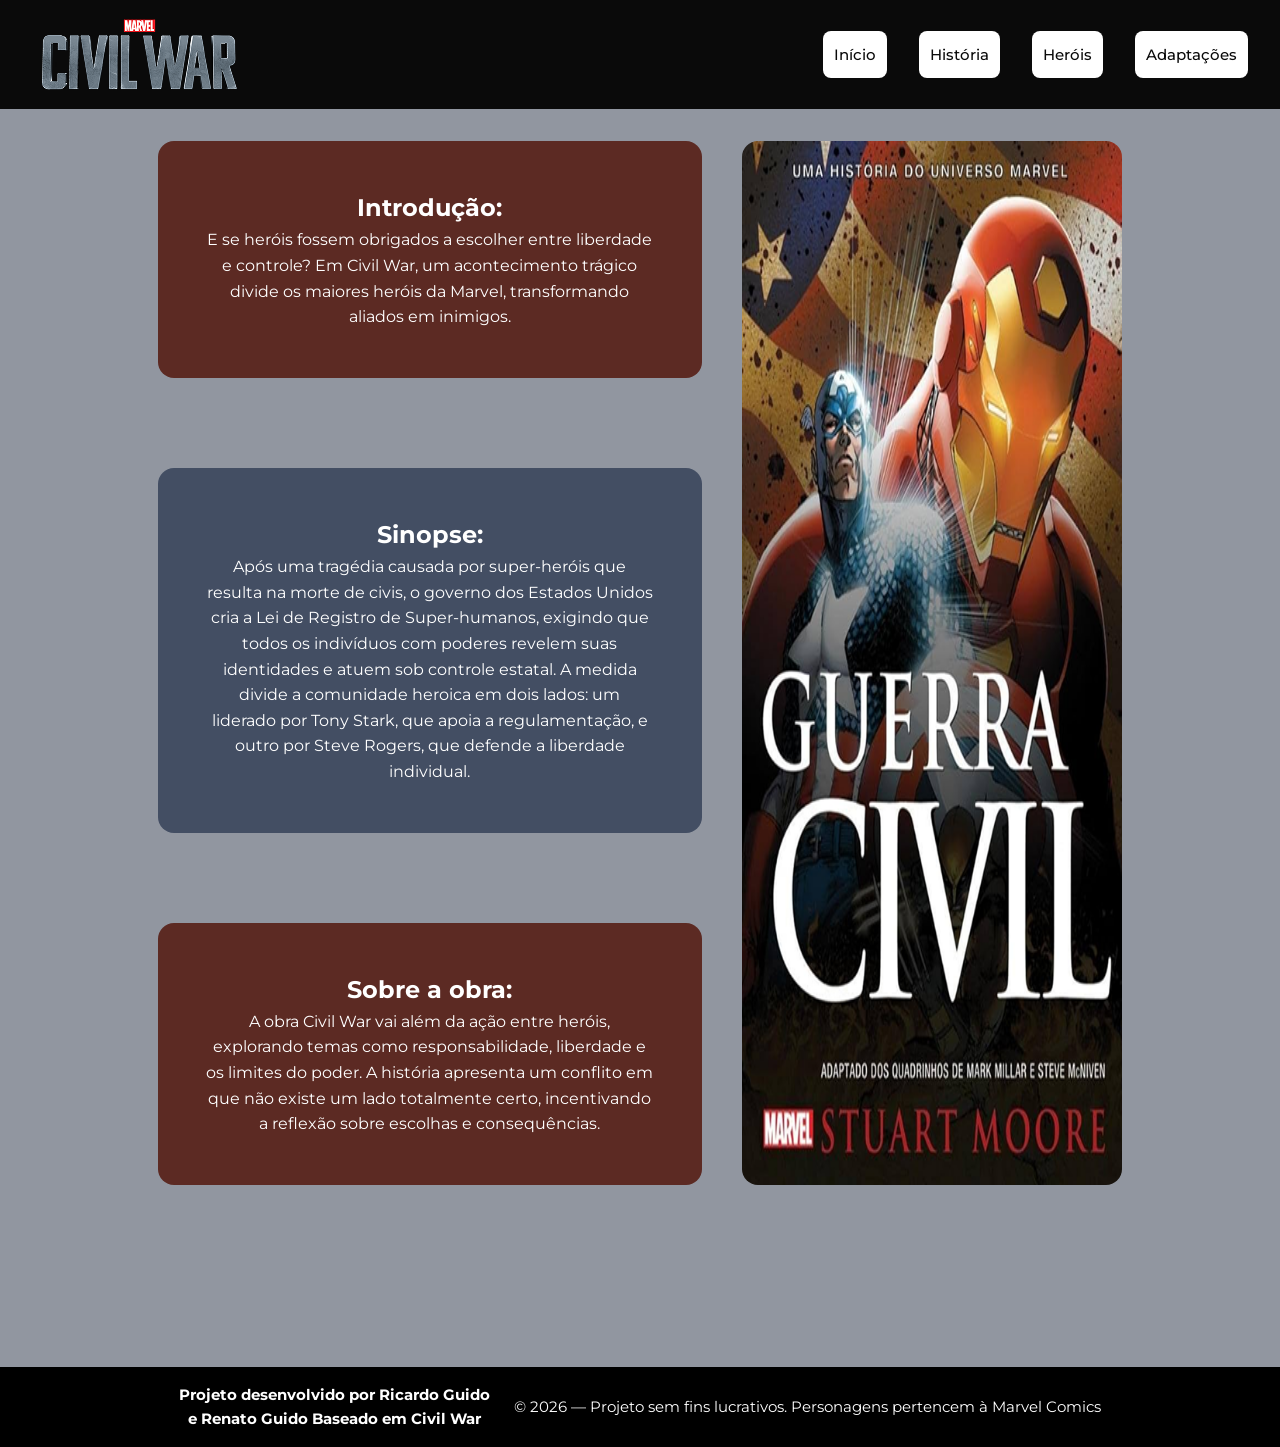
<file: index.html>
<!DOCTYPE html>
<html lang="en">

<head>
    <meta charset="UTF-8">
    <meta name="viewport" content="width=device-width, initial-scale=1.0">
    <title>Civil War</title>
    <link rel="stylesheet" href="style/style.css">
    <link rel="preconnect" href="https://fonts.googleapis.com">
    <link rel="preconnect" href="https://fonts.gstatic.com" crossorigin>
    <link
        href="https://fonts.googleapis.com/css2?family=Inter:ital,opsz,wght@0,14..32,100..900;1,14..32,100..900&family=Montserrat:ital,wght@0,100..900;1,100..900&display=swap"
        rel="stylesheet">
</head>

<body>
    <header>
        <header class="navbar">

            <nav class="navbar-inner">
                <img src="img/Logo Header.png" alt="Civil War Logo">

                <ul class="navbar-links">
                    <li><a href="index.html">Início</a></li>
                    <li><a href="historia.html">História</a></li>
                    <li><a href="#herois">Heróis</a></li>
                    <li><a href="adaptacoes.html">Adaptações</a></li>
                </ul>
            </nav>
        </header>
    </header>

    <section class="texto-inicio">

        <div class="cards-texto">
        <div class="introducao">
            <h1>Introdução:</h1>
            <p>E se heróis fossem obrigados a escolher entre liberdade e controle? Em Civil War, um acontecimento
                trágico
                divide os maiores heróis da Marvel, transformando aliados em inimigos.</p>
        </div>

        <div class="sinopse">
            <h1>Sinopse:</h1>
            <p>Após uma tragédia causada por super-heróis que resulta na morte de civis, o governo dos Estados Unidos
                cria a
                Lei de Registro de Super-humanos, exigindo que todos os indivíduos com poderes revelem suas identidades
                e
                atuem sob controle estatal. A medida divide a comunidade heroica em dois lados: um liderado por Tony
                Stark,
                que apoia a regulamentação, e outro por Steve Rogers, que defende a liberdade individual.</p>
        </div>

        <div class="obra">
            <h1>Sobre a obra:</h1>
            <p>A obra Civil War vai além da ação entre heróis, explorando temas como responsabilidade, liberdade e os
                limites do poder. A história apresenta um conflito em que não existe um lado totalmente certo,
                incentivando
                a reflexão sobre escolhas e consequências.</p>
        </div>
        </div>

        <aside class="card-imagem">
        <img src="img/Capa do livro.png" alt="Capa do livro">
        </aside>
    </section>

    <footer class="footer">
        <div class="footer-inner">
            <h2>Projeto desenvolvido por Ricardo Guido <br>
                 e Renato Guido Baseado em Civil War</h2>
            <span class="footer-copy">© 2026 — Projeto sem fins lucrativos.
            Personagens pertencem à Marvel Comics</span>
        </div>
    </footer>


</body>

</html>
</file>
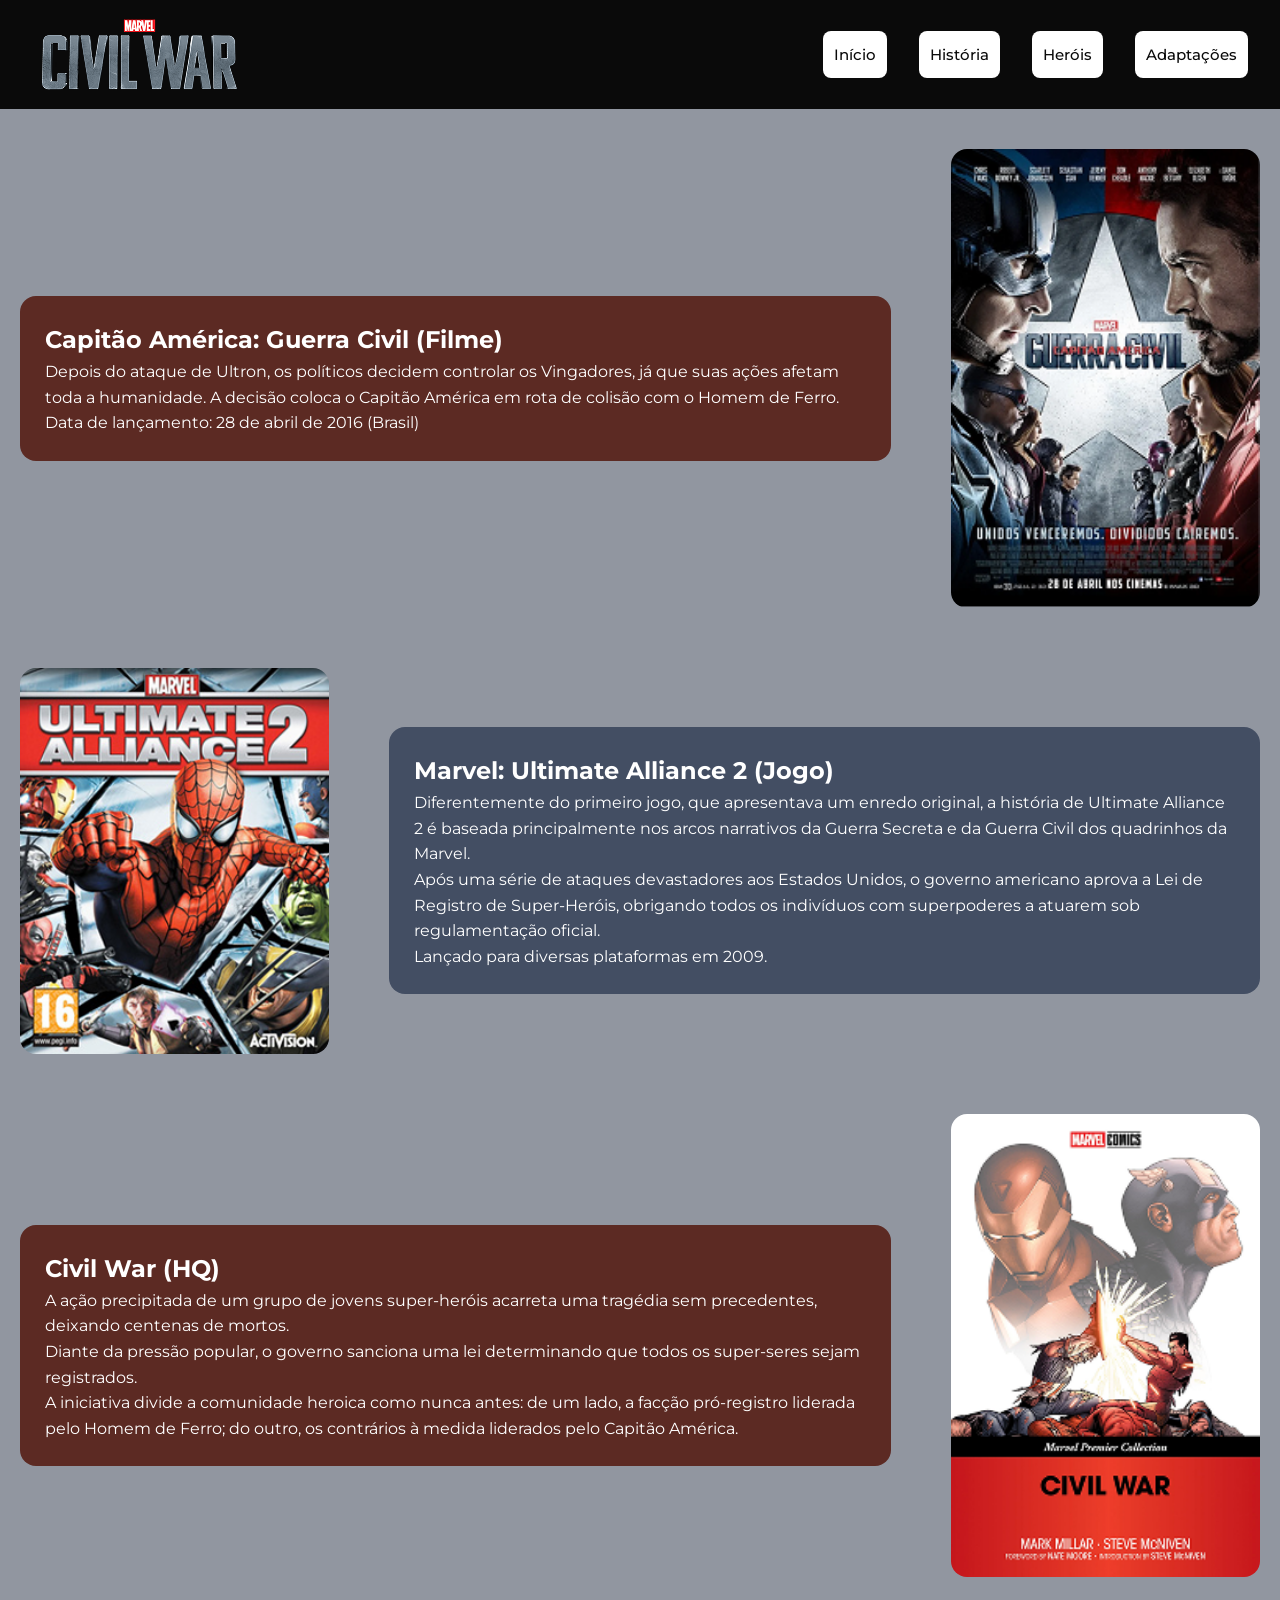
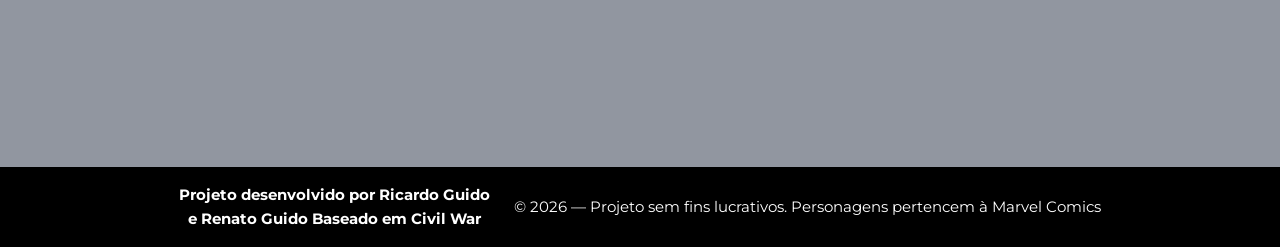
<file: adaptacoes.html>
<!DOCTYPE html>
<html lang="en">

<head>
    <meta charset="UTF-8">
    <meta name="viewport" content="width=device-width, initial-scale=1.0">
    <title>Civil War</title>
    <link rel="stylesheet" href="style/style.css">
    <link rel="preconnect" href="https://fonts.googleapis.com">
    <link rel="preconnect" href="https://fonts.gstatic.com" crossorigin>
    <link
        href="https://fonts.googleapis.com/css2?family=Inter:ital,opsz,wght@0,14..32,100..900;1,14..32,100..900&family=Montserrat:ital,wght@0,100..900;1,100..900&display=swap"
        rel="stylesheet">
</head>

<body>
    <header>
        <header class="navbar">

            <nav class="navbar-inner">
                <img src="img/Logo Header.png" alt="Civil War Logo">

                <ul class="navbar-links">
                    <li><a href="index.html">Início</a></li>
                    <li><a href="historia.html">História</a></li>
                    <li><a href="#herois">Heróis</a></li>
                    <li><a href="adaptacoes.html">Adaptações</a></li>
                </ul>
            </nav>
        </header>
    </header>
    <section class="conteudo">

        <div class="bloco">
            <div class="card-bloco">
                <h2>Capitão América: Guerra Civil (Filme)</h2>
                <p>
                    Depois do ataque de Ultron, os políticos decidem controlar os Vingadores,
                    já que suas ações afetam toda a humanidade. A decisão coloca o Capitão América
                    em rota de colisão com o Homem de Ferro.
                </p>
                <p>
                    Data de lançamento: 28 de abril de 2016 (Brasil)
                </p>
            </div>

            <aside class="card-imagem-adaptacoes">
                <img src="img/cartaz-filme.png" alt="Cartaz do filme">
            </aside>
        </div>


        <div class="bloco-reverso">
            <div class="card-bloco-reverso">
                <h2>Marvel: Ultimate Alliance 2 (Jogo)</h2>
                <p>
                    Diferentemente do primeiro jogo, que apresentava um enredo original,
                    a história de Ultimate Alliance 2 é baseada principalmente nos arcos
                    narrativos da Guerra Secreta e da Guerra Civil dos quadrinhos da Marvel.
                </p>
                <p>
                    Após uma série de ataques devastadores aos Estados Unidos, o governo
                    americano aprova a Lei de Registro de Super-Heróis, obrigando todos os
                    indivíduos com superpoderes a atuarem sob regulamentação oficial.
                </p>
                <p>
                    Lançado para diversas plataformas em 2009.
                </p>
            </div>

            <aside class="card-imagem-adaptacoes">
                <img src="img/imagem-jogo.png" alt="Capa do jogo">
            </aside>
        </div>


        <div class="bloco">
            <div class="card-bloco">
                <h2>Civil War (HQ)</h2>
                <p>
                    A ação precipitada de um grupo de jovens super-heróis acarreta uma tragédia
                    sem precedentes, deixando centenas de mortos.
                </p>
                <p>
                    Diante da pressão popular, o governo sanciona uma lei determinando que todos
                    os super-seres sejam registrados.
                </p>
                <p>
                    A iniciativa divide a comunidade heroica como nunca antes:
                    de um lado, a facção pró-registro liderada pelo Homem de Ferro;
                    do outro, os contrários à medida liderados pelo Capitão América.
                </p>
            </div>

            <aside class="card-imagem-adaptacoes">
                <img src="img/hq.png" alt="Capa da HQ">
            </aside>

        </div>

    </section>

        <footer class="footer">
        <div class="footer-inner">
            <h2>Projeto desenvolvido por Ricardo Guido <br>
                 e Renato Guido Baseado em Civil War</h2>
            <span class="footer-copy">© 2026 — Projeto sem fins lucrativos.
            Personagens pertencem à Marvel Comics</span>
        </div>
    </footer>

</body>

</html>
</file>
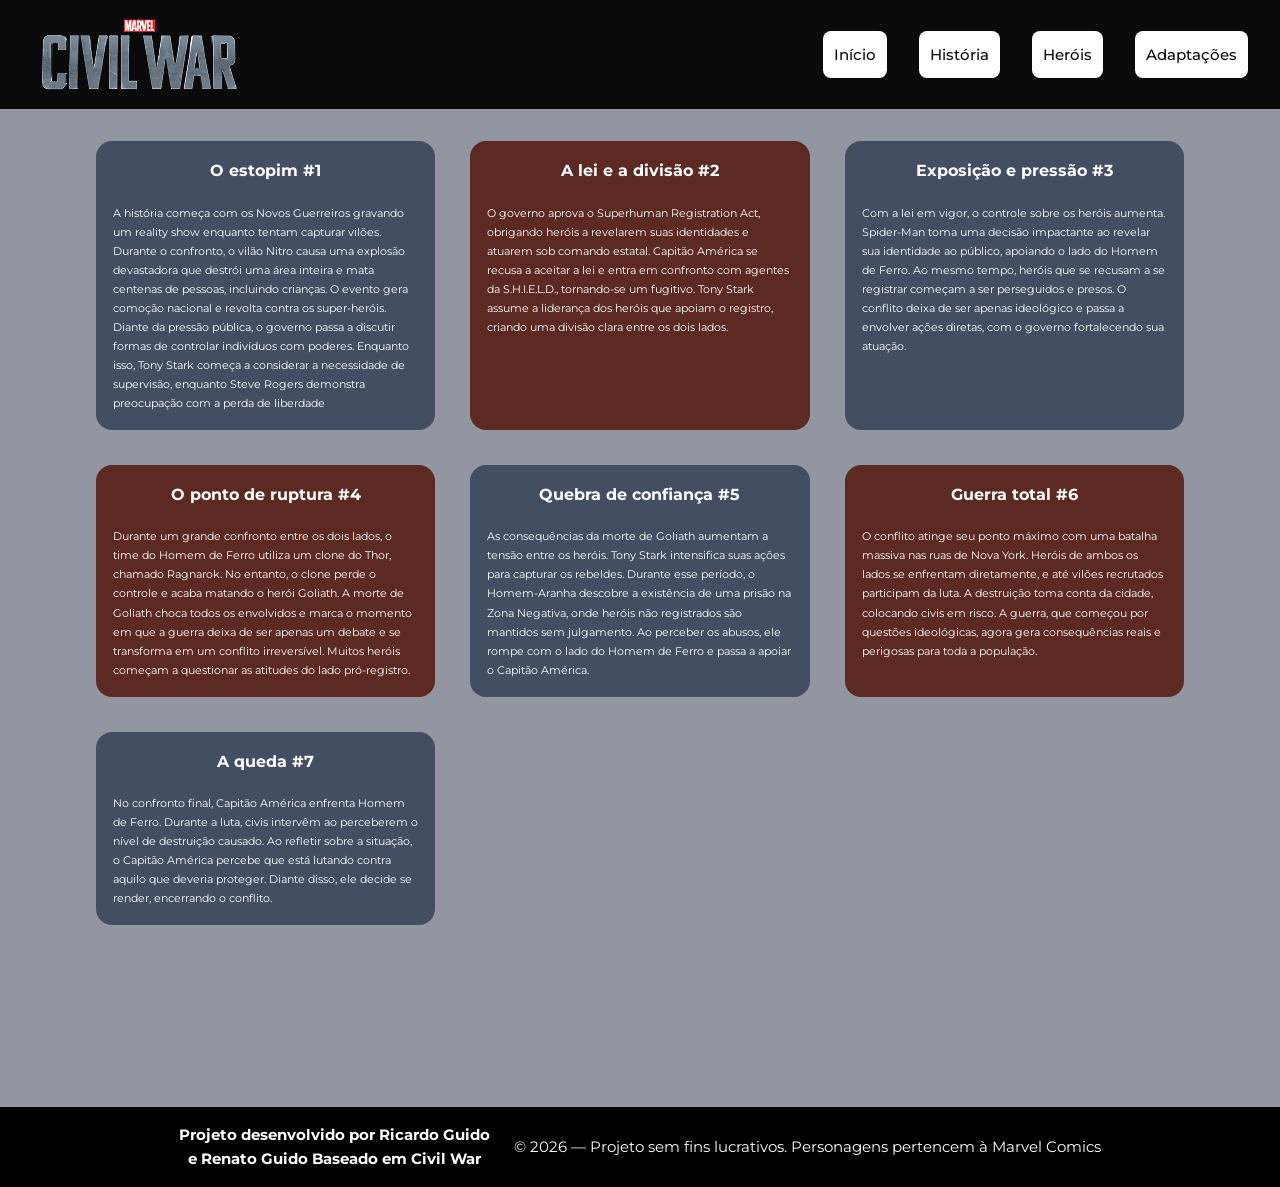
<file: historia.html>
<!DOCTYPE html>
<html lang="en">

<head>
    <meta charset="UTF-8">
    <meta name="viewport" content="width=device-width, initial-scale=1.0">
    <title>Civil War</title>
    <link rel="stylesheet" href="style/style.css">
    <link rel="preconnect" href="https://fonts.googleapis.com">
    <link rel="preconnect" href="https://fonts.gstatic.com" crossorigin>
    <link
        href="https://fonts.googleapis.com/css2?family=Inter:ital,opsz,wght@0,14..32,100..900;1,14..32,100..900&family=Montserrat:ital,wght@0,100..900;1,100..900&display=swap"
        rel="stylesheet">
</head>

<body>
    <header>
        <header class="navbar">

            <nav class="navbar-inner">
                <img src="img/Logo Header.png" alt="Civil War Logo">

                <ul class="navbar-links">
                    <li><a href="index.html">Início</a></li>
                    <li><a href="historia.html">História</a></li>
                    <li><a href="#herois">Heróis</a></li>
                    <li><a href="adaptacoes.html">Adaptações</a></li>
                </ul>
            </nav>
        </header>
    </header>

    <body>
        <main>
            <section class="timeline">

                <div class="card-esquerda">
                    <h2>O estopim #1</h2>
                    <p>A história começa com os Novos Guerreiros gravando um reality show enquanto tentam capturar
                        vilões. Durante o confronto, o vilão Nitro causa uma explosão devastadora que destrói uma área
                        inteira e mata centenas de pessoas, incluindo crianças. O evento gera comoção nacional e revolta
                        contra os super-heróis.
                        Diante da pressão pública, o governo passa a discutir formas de controlar indivíduos com
                        poderes. Enquanto isso, Tony Stark começa a considerar a necessidade de supervisão, enquanto
                        Steve Rogers demonstra preocupação com a perda de liberdade</p>
                </div>

                <div class="card-direita">
                    <h2>A lei e a divisão #2</h2>
                    <p>O governo aprova o Superhuman Registration Act, obrigando heróis a revelarem suas identidades e
                        atuarem sob comando estatal.
                        Capitão América se recusa a aceitar a lei e entra em confronto com agentes da S.H.I.E.L.D.,
                        tornando-se um fugitivo. Tony Stark assume a liderança dos heróis que apoiam o registro, criando
                        uma divisão clara entre os dois lados.</p>
                </div>

                <div class="card-esquerda">
                    <h2>Exposição e pressão #3</h2>
                    <p>Com a lei em vigor, o controle sobre os heróis aumenta. Spider-Man toma uma decisão impactante ao
                        revelar sua identidade ao público, apoiando o lado do Homem de Ferro.
                        Ao mesmo tempo, heróis que se recusam a se registrar começam a ser perseguidos e presos. O
                        conflito deixa de ser apenas ideológico e passa a envolver ações diretas, com o governo
                        fortalecendo sua atuação.</p>
                </div>

                <div class="card-direita">
                    <h2>O ponto de ruptura #4</h2>
                    <p>Durante um grande confronto entre os dois lados, o time do Homem de Ferro utiliza um clone do
                        Thor, chamado Ragnarok. No entanto, o clone perde o controle e acaba matando o herói Goliath.
                        A morte de Goliath choca todos os envolvidos e marca o momento em que a guerra deixa de ser
                        apenas um debate e se transforma em um conflito irreversível. Muitos heróis começam a questionar
                        as atitudes do lado pró-registro.</p>
                </div>

                <div class="card-esquerda">
                    <h2>Quebra de confiança #5</h2>
                    <p>As consequências da morte de Goliath aumentam a tensão entre os heróis. Tony Stark intensifica
                        suas ações para capturar os rebeldes.
                        Durante esse período, o Homem-Aranha descobre a existência de uma prisão na Zona Negativa, onde
                        heróis não registrados são mantidos sem julgamento. Ao perceber os abusos, ele rompe com o lado
                        do Homem de Ferro e passa a apoiar o Capitão América.</p>
                </div>

                <div class="card-direita">
                    <h2>Guerra total #6</h2>
                    <p>O conflito atinge seu ponto máximo com uma batalha massiva nas ruas de Nova York. Heróis de ambos
                        os lados se enfrentam diretamente, e até vilões recrutados participam da luta.
                        A destruição toma conta da cidade, colocando civis em risco. A guerra, que começou por questões
                        ideológicas, agora gera consequências reais e perigosas para toda a população.</p>
                </div>

                <div class="card-esquerda">
                    <h2>A queda #7</h2>
                    <p>No confronto final, Capitão América enfrenta Homem de Ferro. Durante a luta, civis intervêm ao
                        perceberem o nível de destruição causado.
                        Ao refletir sobre a situação, o Capitão América percebe que está lutando contra aquilo que
                        deveria proteger. Diante disso, ele decide se render, encerrando o conflito.</p>
                </div>

            </section>
        </main>

        <footer class="footer">
            <div class="footer-inner">
                <h2>Projeto desenvolvido por Ricardo Guido <br>
                    e Renato Guido Baseado em Civil War</h2>
                <span class="footer-copy">© 2026 — Projeto sem fins lucrativos.
                    Personagens pertencem à Marvel Comics</span>
            </div>
        </footer>
    </body>

</html>
</file>
<file: style/style.css>
*{
    margin: 0;
    padding: 0;
    box-sizing: border-box;
}

:root{
    --cor-fundo: #9196a0;
    --cor-primaria-hover: hsl(0, 0%, 1%);
    --cor-homem-de-ferro: #5C2A23;
    --cor-capitao-america: #434e63;
    --cor-branca: #FFFFFF;
    --cor-texto-preto: #0a0a0a;
    --cor-texto-branco: #ffffff;
    --cor-borda: #c3c6d7;

    --fonte-principal: 'Montserrat';

    --espaco-xs: 0.5rem;
    --espaco-sm: 1rem;
    --espaco-md: 1.5rem;
    --espaco-lg: 2rem;
    --espaco-xxl: 6rem;
    --espaco-xl: 3rem;

    --raio-sm: 0.5rem;
    --raio-md: 0.75rem;
    --raio-lg: 1rem;

}

body{
    font-family: var(--fonte-principal);
    background-color: var(--cor-fundo);
    color: var(--cor-texto);
    line-height: 1.6;
}

.navbar{
    top: 0;
    left: 0;
    width: 100%;
    background-color: #0a0a0a;
}


.navbar-inner{
    display: flex;
    justify-content: space-between;
    align-items: center;
    width: 100%;
    margin: 0 auto; 
    padding: var(--espaco-sm) var(--espaco-lg);
}

.navbar-links{
    display: flex;
    list-style: none;
    gap: var(--espaco-lg);
}

li{
    background-color: var(--cor-branca);
    padding: 10px;
    border: 1px solid transparent;
    border-radius: var(--raio-sm);
}

.navbar-links a{
    text-decoration: none;
    color: var(--cor-texto-preto);
    font-size: 0.9375rem;
    font-weight: 500;
}

.navbar-links li:hover{
    background-color: #000;
    border: 1px solid #fff;
}

.navbar-links li:hover a{
    color: #fff;
}

.navbar-logo img{
    width: 150px;
    height: auto;
    display: block;
}

.texto-inicio{
    min-height: 100vh;
    display: flex;
    align-items: stretch;
    justify-content: center;
    gap: 40px;
    padding: var(--espaco-lg) var(--espaco-xxl);
}

.cards-texto{
    display: flex;
    flex-direction: column;
    gap: 90px;
    width: 50%;
}

.introducao,
.sinopse,
.obra{
    width: 100%;
    height: 50%;
    display: flex;
    flex-direction: column;
    align-items: center;
    justify-content: center;

    border-radius: var(--raio-lg);
    padding: var(--espaco-xl);

    color: var(--cor-texto-branco);
    text-align: center;
}

.introducao{
    background-color: var(--cor-homem-de-ferro);
}

.sinopse{
    background-color: var(--cor-capitao-america);
}

.obra{
    background-color: var(--cor-homem-de-ferro);
}

.card-imagem{
    width: 35%;
    border-radius: var(--raio-lg);
    overflow: hidden;
}

.card-imagem img{
    width: 100%;
    height: 100%;
    border-radius: var(--raio-md);
    display: block;
}

footer{
    background-color: #000;
    display: flex;
    height: 80px;
    margin-top: 150px;
}

.footer-inner{
    max-width: 1280px;
    margin: 0 auto;
    padding: 0 var(--espaco-lg);
    display: flex;

    align-items: center;
    gap: var(--espaco-md);
}

footer h2, span{
    color: var(--cor-texto-branco);
    text-align: center;
    font-size: 15px;
}

/*Historia.html*/
.timeline{
    width: 100%;
    padding: 80px 40px;
    display: grid;
    grid-template-columns: repeat(3, 1fr);
    gap: 35px;
    background-size: cover; 
    background-position: center;
    padding: var(--espaco-lg) var(--espaco-xxl);
}



.card-esquerda{
    background-color: var(--cor-capitao-america);
    border-radius: var(--raio-lg);
    padding: 5%;
}

.card-direita{
    background-color: var(--cor-homem-de-ferro);
    border-radius: var(--raio-lg);
    padding: 5%;
}

.card-esquerda h2, .card-direita h2{
    text-align: center;
    margin-bottom: 20px;
    font-size: 1rem;
    font-weight: 8000;
    color: var(--cor-texto-branco);
}

.card-esquerda p, .card-direita p{
    font-size: 0.7rem;
    line-height: 1.7;
    color: #fff;
}

.card-direita:hover{
    transform: translateY(-5px);
}

.card-esquerda:hover{
    transform: translateY(-5px);
}


/*Adaptações.html*/

.conteudo{
    width: 100%;
    display: flex;
    flex-direction: column;
    gap: 60px;
    padding: 40px 20px;
}

.bloco{
    width: 100%;
    display: flex;
    align-items: center;
    justify-content: center;
    gap: 60px;
}

.bloco-reverso{
    flex-direction: row-reverse;
    display: flex;
    align-items: center;
    justify-content: center;
    gap: 60px;
}

.card-bloco,
.card-bloco-reverso{
    width: 900px;
    padding: 25px;
    border-radius: 16px;
    color: white;
}

.card-bloco{
    background-color: var(--cor-homem-de-ferro);
}

.card-bloco-reverso{
    background-color: var(--cor-capitao-america);
}

.card-imagem-adaptacoes{
    width: 320px;
}

.card-imagem-adaptacoes img{
    width: 100%;
    border-radius: 16px;
    display: block;
}

.card-bloco:hover{
    transform: translateY(-5px);
}

.card-bloco-reverso:hover{
    transform: translateY(-5px);
}
</file>
